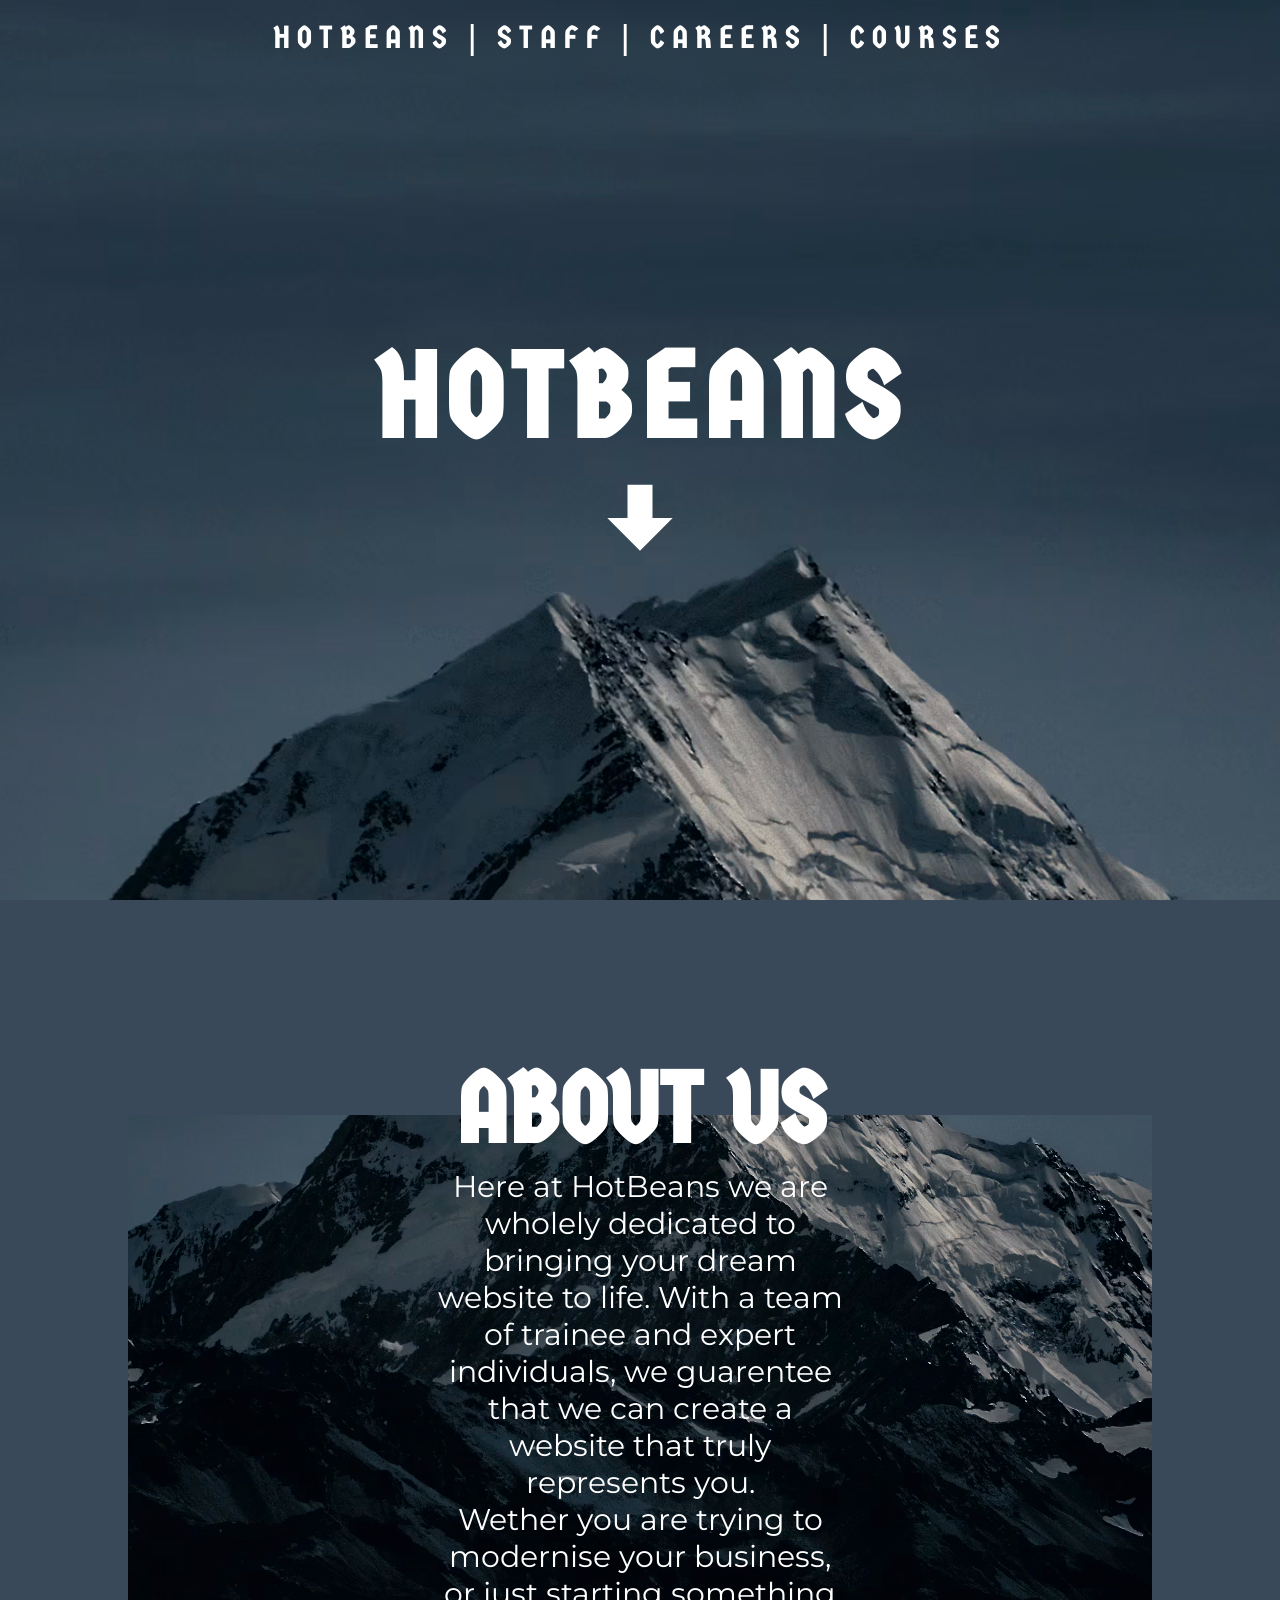
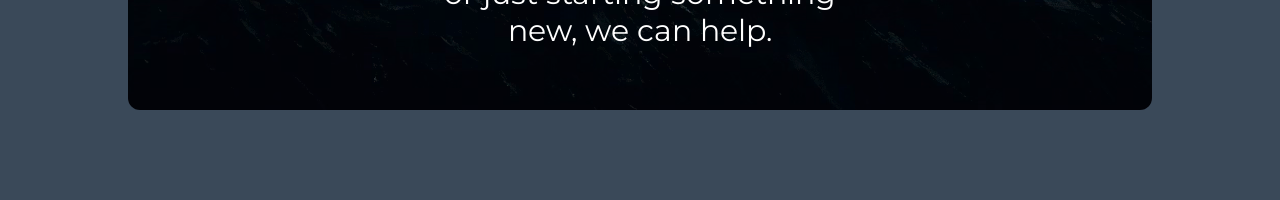
<file: index.html>
<!DOCTYPE html>
<html lang="en">
<head>
    <meta charset="UTF-8">
    <meta name="viewport" content="width=device-width, initial-scale=1.0">
    <title>HotBeans</title>
    <link rel="stylesheet" href="styles.css">
    <link rel="icon" href="img/icons/code-block-tags.svg" type="image/x-icon">
</head>
<body>

    <div id="navbar">
        <ul id="navbarList">
            <li><a class="navbarLinks" href="#titlePage">HOTBEANS</a></li>
            <li>|</li>
            <li><a class="navbarLinks" href="staff.html">STAFF</a></li>
            <li>|</li>
            <li><a class="navbarLinks" href="careers.html">CAREERS</a></li>
            <li>|</li>
            <li><a class="navbarLinks" href="courses.html">COURSES</a></li>
        </ul>
    </div>

    <section id="titlePage">
        <h1 id="title"><a class="navbarLinks" href="#companyProfile">HOTBEANS</a></h1>
        <a href="#companyProfile"><img id="downArrow"src="img/icons/arrow-down-bold(1).svg"></a>
    </section>

    <section id="companyProfile">


        <div id="image">        <div id="descriptionBox">
            <h1 id="descriptionTitle">ABOUT US</h1>
            <p id="descriptionPara">
                Here at HotBeans we are wholely dedicated to bringing your dream website to life.
                With a team of trainee and expert individuals, we guarentee that we can create a website that truly 
                represents you.
                <br>
                Wether you are trying to modernise your business, or just starting something new, we can help.
            </p>
        </div>
    </div>
    </section>


    
</body>
</html>
</file>
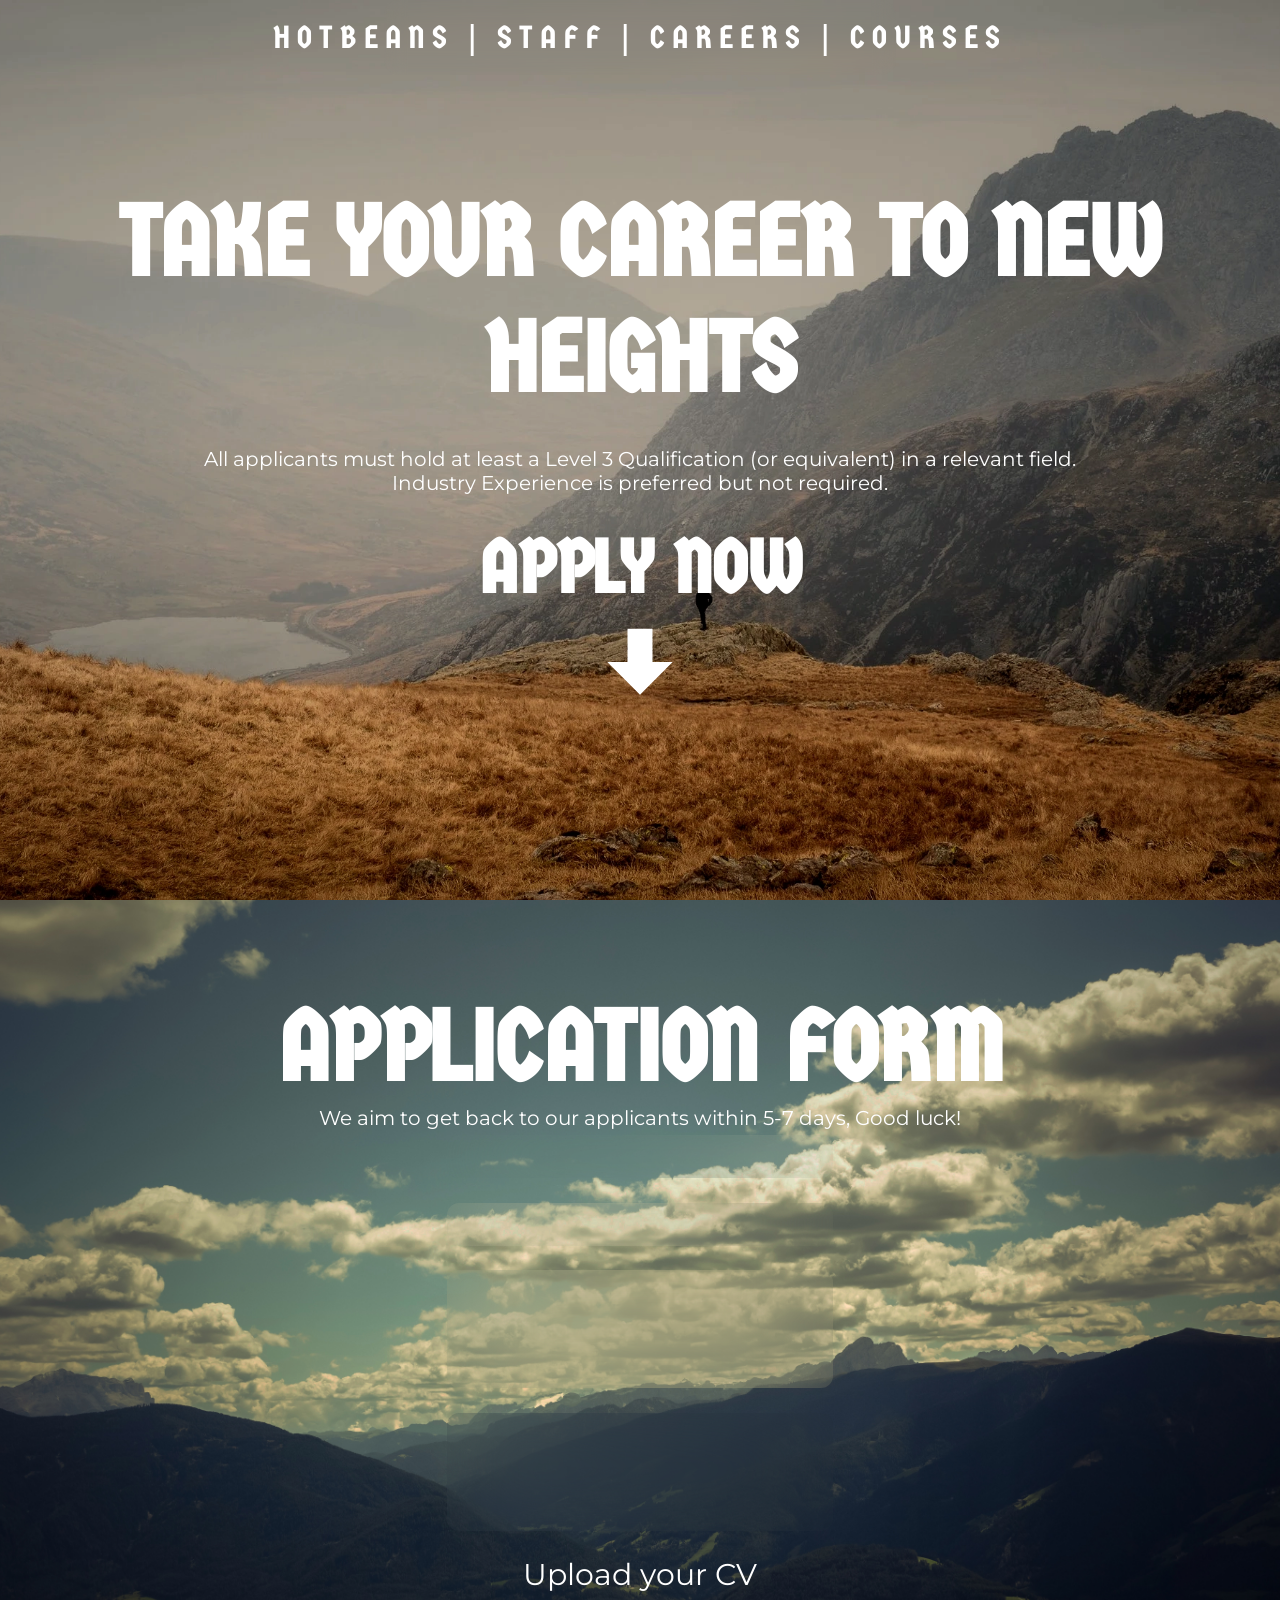
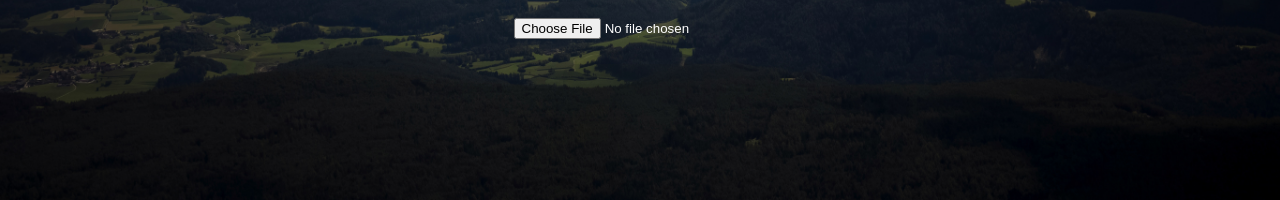
<file: careers.html>
<!DOCTYPE html>
<html lang="en">
<head>
    <meta charset="UTF-8">
    <meta name="viewport" content="width=device-width, initial-scale=1.0">
    <title>Careers</title>
    <link rel="stylesheet" href="styles.css">
    <link rel="icon" href="img/icons/code-block-tags.svg" type="image/x-icon">
</head>
<body>

    <div id="navbar">
        <ul id="navbarList">
            <li><a class="navbarLinks" href="index.html">HOTBEANS</a></li>
            <li>|</li>
            <li><a class="navbarLinks" href="staff.html">STAFF</a></li>
            <li>|</li>
            <li><a class="navbarLinks" href="#careers">CAREERS</a></li>
            <li>|</li>
            <li><a class="navbarLinks" href="courses.html">COURSES</a></li>
        </ul>

    </div>

    <section id="careers">
        <h1 id="careersQuestion">TAKE YOUR CAREER TO NEW HEIGHTS</h1>

        <div id="descBox">
            <p id="careersDesc">All applicants must hold at least a Level 3 
                Qualification (or equivalent) in a relevant field. <br>
                Industry Experience is preferred but not required.
            </p>
        </div>

        <div id="applyNowBox">
            <h1 id="applyButton"><a class="navbarLinks" href="#application">APPLY NOW</a></h1>
            <a href="#application"><img id="downArrow"src="img/icons/arrow-down-bold(1).svg"></a>
        </div>
    </section>

    <section id="application">
        <div id="formContainer">
            <h1 id="applicationTitle">APPLICATION FORM</h1>
            <p id="applicationDisc">We aim to get back to our applicants within 5-7 days, Good luck!</p>
            <form id="applicationForm">
                <input class="formObject" type="name" placeholder="Your name...">
                <input class="formObject" type="email" placeholder="Your email...">
                <textarea class="textAreaCV" id="quesForm" placeholder="Why you want to work for us..."></textarea>
                <textarea class="textAreaCV" id="quesForm" placeholder="Detail a time where you've worked as part of a team..."></textarea>    

                <label for="cvForm" id="labelCV">Upload your CV</label>
                <input type="file" id="cvForm">

                <button type="reset" id="submitButton">Submit</button>

            </form>
        </div>
    </section>
</body>
</html>
</file>
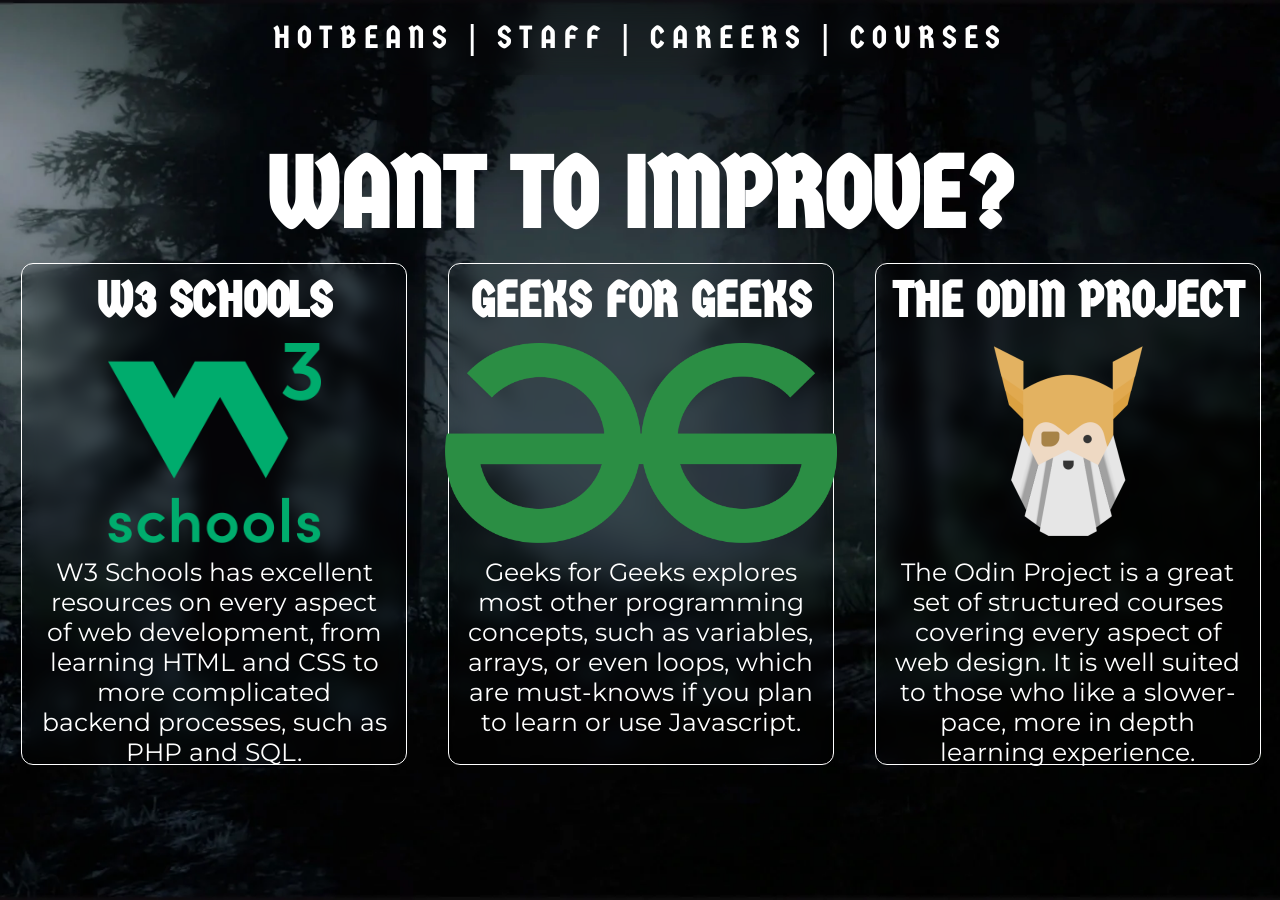
<file: courses.html>
<!DOCTYPE html>
<html lang="en">
<head>
    <meta charset="UTF-8">
    <meta name="viewport" content="width=device-width, initial-scale=1.0">
    <title>Courses</title>
    <link rel="stylesheet" href="styles.css">
    <link rel="icon" href="img/icons/code-block-tags.svg" type="image/x-icon">
</head>
<body>

    <div id="navbar">
        <ul id="navbarList">
            <li><a class="navbarLinks" href="index.html">HOTBEANS</a></li>
            <li>|</li>
            <li><a class="navbarLinks" href="staff.html">STAFF</a></li>
            <li>|</li>
            <li><a class="navbarLinks" href="careers.html">CAREERS</a></li>
            <li>|</li>
            <li><a class="navbarLinks" href="courses.html">COURSES</a></li>
        </ul>

    </div>
    
    <section id="courses">
        <h1 id="coursesTitle">WANT TO IMPROVE?</h1>
        <div id="coursesContainer">

            <a class="courseLink" href="https://www.w3schools.com" target="_blank"> 
            <div class="courseBox" id="w3">
                <h1 class="courseTitles">W3 SCHOOLS</h1>
                <img class="courseLogos" id="w3Logo" src="img/icons/w3-schools-logo.png">
                <div class="textBox">
                    <p class="courseDescriptor">W3 Schools has excellent resources on every aspect of web development,
                    from learning HTML and CSS to more complicated backend processes, such as PHP and SQL.
                    </p>
                </div>
            </div>
            </a>

            <a class="courseLink" href="https://www.geeksforgeeks.org/" target="_blank">
            <div class="courseBox" id="geeksForGeeks">
                <h1 class="courseTitles">GEEKS FOR GEEKS</h1>
                <img class="courseLogos" id="geeksForGeeksLogo" src="img/icons/geeks-for-geeks-logo.png">
                <div class="textBox">
                    <p class="courseDescriptor">Geeks for Geeks explores most other programming concepts, such as variables,
                    arrays, or even loops, which are must-knows if you plan to learn or use Javascript.
                    </p>
                </div>
                
            </div>
            </a>

            <a class="courseLink" href="https://www.theodinproject.com/" target="_blank">
            <div class="courseBox" id="theOdinProject">
                <h1 class="courseTitles">THE ODIN PROJECT</h1>
                <img class="courseLogos" id="theOdinProjectLogo" src="img/icons/odin-project-only-head.png">
                <div class="textBox">
                    <p class="courseDescriptor">The Odin Project is a great set of structured courses covering 
                        every aspect of web design. It is well suited to those who like a slower-pace, more in depth
                        learning experience.
                    </p>
                </div>
            </div>
            </a>

        </div>
    </section>
    
</body>
</html>
</file>
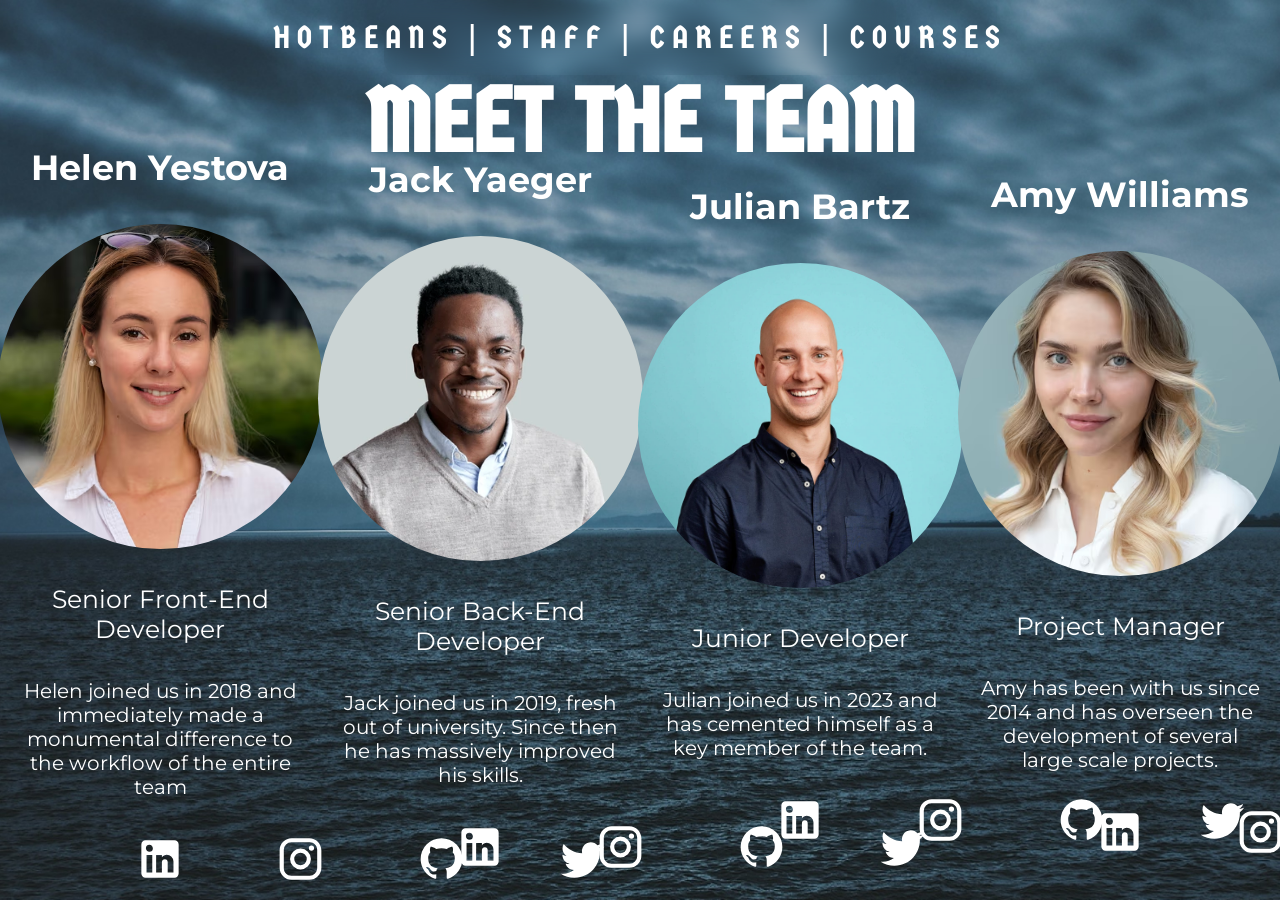
<file: staff.html>
<!DOCTYPE html>
<html lang="en">
<head>
    <meta charset="UTF-8">
    <meta name="viewport" content="width=device-width, initial-scale=1.0">
    <title>Staff</title>
    <link rel="stylesheet" href="styles.css">
    <link rel="icon" href="img/icons/code-block-tags.svg" type="image/x-icon">
</head>
<body>

    <div id="navbar">
        <ul id="navbarList">
            <li><a class="navbarLinks" href="index.html">HOTBEANS</a></li>
            <li>|</li>
            <li><a class="navbarLinks" href="#staff">STAFF</a></li>
            <li>|</li>
            <li><a class="navbarLinks" href="careers.html">CAREERS</a></li>
            <li>|</li>
            <li><a class="navbarLinks" href="courses.html">COURSES</a></li>
        </ul>

    </div>
    
    <section id="staff">
        <h1 id="staffTitle">MEET THE TEAM</h1>
        <div id="staffContainer">
            <div class="subStaffContainer">
                <h1 class="staffCircleTitle">Helen Yestova</h1>
                <div class="staffCircle" id="helenY"></div>
                <p class="staffPosi">Senior Front-End Developer</p>
                    <p class="staffDesc">Helen joined us in 2018 and immediately made a monumental 
                        difference to the workflow of the entire team
                    </p>
                <div class="staffIconContainer">
                    <img class="staffIcons" src="img/icons/linkedin.svg">
                    <img class="staffIcons" src="img/icons/instagram.svg">
                    <img class="staffIcons" src="img/icons/github.svg">
                    <img class="staffIcons" src="img/icons/twitter.svg"> 
                </div>
            </div>

            <div class="subStaffContainer">
                <h1 class="staffCircleTitle">Jack Yaeger</h1>
                <div class="staffCircle"id="jackYaeger"></div>
                <p class="staffPosi">Senior Back-End Developer</p>
                    <p class="staffDesc">Jack joined us in 2019, fresh out of university. Since then 
                        he has massively improved his skills.
                    </p>            
                <div class="staffIconContainer">
                    <img class="staffIcons" src="img/icons/linkedin.svg">
                    <img class="staffIcons" src="img/icons/instagram.svg">
                    <img class="staffIcons" src="img/icons/github.svg">
                    <img class="staffIcons" src="img/icons/twitter.svg"> 
                </div>
            </div>

            <div class="subStaffContainer">
                <h1 class="staffCircleTitle">Julian Bartz</h1>
                <div class="staffCircle" id="julianBartz"></div>
                <p class="staffPosi">Junior Developer</p>
                <p class="staffDesc">Julian joined us in 2023 and has cemented himself as a key 
                    member of the team. 
                </p>
                <div class="staffIconContainer">
                    <img class="staffIcons" src="img/icons/linkedin.svg">
                    <img class="staffIcons" src="img/icons/instagram.svg">
                    <img class="staffIcons" src="img/icons/github.svg">
                    <img class="staffIcons" src="img/icons/twitter.svg"> 
                </div>
            </div>


            <div class="subStaffContainer">
                <h1 class="staffCircleTitle">Amy Williams</h1>
                <div class="staffCircle" id="amyWilliams"></div>
                <p class="staffPosi">Project Manager</p>
                <p class="staffDesc">Amy has been with us since 2014 and has overseen the 
                    development of several large scale projects.
                </p>
                <div class="staffIconContainer">
                    <img class="staffIcons" src="img/icons/linkedin.svg">
                    <img class="staffIcons" src="img/icons/instagram.svg">
                    <img class="staffIcons" src="img/icons/github.svg">
                    <img class="staffIcons" src="img/icons/twitter.svg"> 
                </div>
            </div>
        </div>
    </section>

</body>
</html>
</file>
<file: styles.css>
* {
    margin: 0px;
    padding: 0px;
}

@font-face {
    font-family: Skranji;
    src: url("fonts/Skranji/Skranji-Regular.ttf");
}

@font-face {
    font-family: Germania;
    src: url("fonts/Germania/GermaniaOne-Regular.ttf");
}

@font-face {
    font-family: Monsterrat;
    src: url("fonts/Monsterrat/Montserrat-VariableFont_wght.ttf");
}

:root {
    --title-font: Germania;
    --body-font: Monsterrat;
    --silly-font: Skranji;

    --hover-color: lightskyblue;
}

html {
    scroll-behavior: smooth;
}

/*Navigation bar stylings*/
body {
    display: flex;
    
    align-items: center;
    flex-direction: column;
}

#navbar {
    display: flex;
    justify-content: center;
    align-items: center;

    width: 40%;
    height: 75px;
    position: fixed;
    
    border-radius: 15px;

    backdrop-filter: blur(10px);

}

#navbarList {
    display: flex;
    gap: 15px;

    font-family: var(--title-font);
    letter-spacing: 7px;
    font-size: 2rem;
    color: white;

    list-style-type: none;
}

.navbarLinks:link,.navbarLinks:visited {
    text-decoration: none;
    color: white;
}

.navbarLinks:hover {
    color:var(--hover-color);
}

/*Homepage Stylings*/
#titlePage {
    display: flex;
    flex-direction: column;
    justify-content: center;
    align-items: center;

    height: 100vh;
    width: 100%;

    background-image: url("img/bg/dark_mountain_top3.avif");
    background-repeat: no-repeat;
    background-position: top;
    background-size: cover;
}

#title {
    text-align: center;

    font-family: var(--title-font);
    color: white;

    letter-spacing: 8px;
    font-size: 120px;
    
}

#downArrow {
    height: 100px;
    
    filter: invert(100%);
}

#downArrow:hover {
    filter: brightness(0) saturate(100%);
    filter: invert(64%) sepia(74%) saturate(228%) hue-rotate(162deg) brightness(104%) contrast(96%);
}

/*Media stylings for mobile, homepage and navbar only*/
@media screen and (max-width: 950px){
    #navbar {
        width: 100%;
        height: 45px;

        border-radius: 0px;
    }

    #navbarList {
        letter-spacing: 3px;
        font-size: 0.75rem;
    }

    #title {
        font-size: 75px;
    }
}

/*Homepage > Company Profile stylings*/
#companyProfile {
    display: flex;
    justify-content: center;
    align-items: center;

    gap: 10%;

    height: 100vh;
    width: 100%;

    background: #3a4959;
    
}

#descriptionBox {
    display: flex;
    flex-direction: column;
    
    justify-content: center;
    align-items: center;
    
    height: 80%;
    width: 40%;

    border-radius: 15px;
}

#descriptionTitle {
    font-size: 100px;
    font-family: var(--title-font);
    color: white;
}

#descriptionPara {
    font-size: 30px;
    color: white;

    font-family: var(--body-font);
    text-align: center;
}

#image {
    display: flex;
    justify-content: center;
    align-items: center;

    height: 80%;
    width: 80%;

    border-radius: 12px;

    background-image: url("img/bg/dark_mountain_bottom3.avif");
    background-repeat: no-repeat;
    background-position: bottom;
    background-size: 150%;
}

/*Media stylings for mobile, about us page only*/
@media screen and (max-width: 950px) {
    #image {
        width: 95%;
        height: 98%;
    }

    #descriptionBox {
        width: 85%;
        gap: 25px;
    }

    #descriptionTitle {
        font-size: 60px;
    }

    #descriptionPara {
        font-size: 25px;
    }

}

/*Staff page stylings*/
#staff {
    display: flex;
    flex-direction: column;
    justify-content: center;
    align-items: center;

    height: 100vh;
    width: 100%;

    background-image: url("img/bg/dark-ocean.jpg");
    background-repeat: no-repeat;
    background-position: center;
    background-size: cover;
}

#staffTitle {
    font-size: 90px;
    font-family: var(--title-font);
    color: white;
    padding-bottom: 25px;
}

#staffContainer {
    display: flex;
    justify-content: space-around;
    align-items: center;

    width: 100%;
    height: 70%;
}

.subStaffContainer {
    display: flex;
    flex-direction: column;

    justify-content: center;
    align-items: center;

    gap: 35px;

    height: 100%;
    width: 22%;
}

.staffCircleTitle {
    font-size: 35px;
    font-family: var(--body-font);
    color: white;
}

.staffCircle {
    min-height: 325px;
    min-width: 325px;

    border-radius: 165px;
}

.staffPosi {
    font-size: 25px;
    color: white;

    font-family: var(--body-font);
    text-align: center;
}

.staffDesc {
    font-size: 20px;
    color: white;

    font-family: var(--body-font);
    text-align: center;
}

.staffIconContainer {
    display: flex;
    justify-content: space-around;

    height: 50px;
    width: 50%;
}

#helenY, #jackYaeger, #julianBartz, #amyWilliams {
    background-repeat: no-repeat;
    background-position: center;
    background-size: cover;
}

#helenY {
    background-image: url("img/staff/helenY.avif");
}

#jackYaeger {
    background-image: url("img/staff/jackYaeger.webp");
}

#julianBartz {
    background-image: url("img/staff/julianBa.jpg");
}

#amyWilliams {
    background-image: url("img/staff/amyW.avif");
}

.staffIcons {
    filter: invert(100%);
}

.staffIcons:hover {
    filter: brightness(0) saturate(100%);
    filter: invert(64%) sepia(74%) saturate(228%) hue-rotate(162deg) brightness(104%) contrast(96%);
}

/*media stylings for staff page*/
@media screen and (max-width: 950px) {
    #staff {
        height: 335vh;

        align-items: center;
        justify-content: flex-start;
        gap: 30px;

        background-image: url("img/bg/long-mobile-background.jpg");
        background-color: #86aec4;
    }

    #staffTitle {
        margin-top: 50px;
        font-size: 40px;
    }

    #staffContainer {
        flex-direction: column;
    }

    .subStaffContainer {
        height: auto;
        width: 100%;
        margin-top: 35px;
        margin-bottom: 30px;
    }

    .staffCircle {
        height: 280px;
        width: 280px;

        border-radius: 140px;
    }
}

/*Stylings for careers page*/
#careers {
    display: flex;
    flex-direction: column;
    justify-content: center;
    align-items: center;

    gap:30px;

    height: 100vh;
    width: 100%;

    background-image: url("img/bg/mountain-man-darker.webp");
    background-repeat: no-repeat;
    background-position: center;
    background-size: cover;
}

#careersQuestion {
    font-size: 100px;
    font-family: var(--title-font);

    text-align: center;
    color: white;
}

#descBox {
    display: flex;

    justify-content: space-around;
    align-items: center;

    flex-direction: column;
}

#careersDesc {
    font-size: 20px;
    color: white;

    font-family: var(--body-font);
    text-align: center;
}

#applyNowBox {
    display: flex;

    justify-content: center;
    align-items: center;

    flex-direction: column;
}

#applyButton {
    font-size: 75px;
    font-family: var(--title-font);
    color: white; 
}

#applyButton:hover {
    color: var(--hover-color);
}
/*media stylings for careers homepage*/
@media screen and (max-width: 950px) {
    #careersQuestion {
        font-size: 60px;
    }
}

/*Careers > application form styling*/
#application {
    display: flex;
    flex-direction: column;
    justify-content: center;
    align-items: center;

    height: 100vh;
    width: 100%;

    background-image: url("img/bg/dark-mountain-grass-valley-darker.jpg");
    background-repeat: no-repeat;
    background-position: center;
    background-size: cover;
}

#formContainer {
    display: flex;

    flex-direction: column;
    justify-content: center;

    align-items: center;
    height: 80%;
    width: 60%;

}

#applicationForm {
    display: flex;
    flex-direction: column;

    justify-content: center;
    align-items: center;

    gap:25px;

    height: 100%;
    width: 100%;
    
    font-family: var(--body-font);
}
#applicationTitle {
    font-size: 100px;
    font-family: var(--title-font);
    color: white;
}

#applicationDisc {
    font-size: 20px;
    color: white;

    font-family: var(--body-font);
    text-align: center;
}

.formObject {
    height: 7%;
    width: 50%;

    text-align: center;
    font-size: 30px;
    color: white;
    font-family: var(--body-font);

    background-color: transparent;
    backdrop-filter: blur(50px);

    border-radius: 12px;
    border-style: none;
    border: thin white solid;
}

.textAreaCV {
    height: 20%;
    width: 50%;
    resize: none;

    background-color: transparent;
    backdrop-filter: blur(50px);

    text-align: center;
    color: white;
    font-size: 30px;
    font-family: var(--body-font);

    border-radius: 12px;
    border-style: none;
    border: thin white solid;
}

#labelCV {
    color: white;
    font-size: 30px;
    font-family: var(--body-font);
}

#cvForm {
    text-align: center;
    color: white;
}

#submitButton {
    height: 7%;
    width: 20%;

    text-align: center;
    font-size: 30px;
    color: white;
    font-family: var(--body-font);

    background-color: transparent;
    backdrop-filter: blur(50px);

    border-radius: 12px;
    border-style: none;
    border: thin white solid;
}

#submitButton:hover {
    background-color: var(--hover-color);
}
/*Application form media stylings*/
@media screen and (max-width: 950px){
    #formContainer {
        height: 95%;
        width: 100%;
    }

    #applicationForm {
        gap: 10px;
    }

    #applicationTitle {
        font-size: 60px;
        text-align: center;
        margin-top: 30px;
    }

    .formObject {
        width: 95%;
        font-size: 20px;
    }

    .textAreaCV {
        width: 95%;
        font-size: 20px;
    }

    #submitButton {
        height: 10%;
        width: 40%;
    }
}

/*stylings for courses page*/
#courses {
    display: flex;
    flex-direction: column;

    justify-content: center;
    align-items: center;

    min-height: 100vh;
    width: 100%;
    gap: 10px;

    background-image: url("img/bg/red-dead-trees.webp");
    background-size: cover;
    background-position: center;
    background-repeat: no-repeat;
}

#coursesTitle {
    font-size: 100px;
    font-family: var(--title-font);
    color: white;
    text-align: center;
}

#coursesContainer {
    display: flex;

    flex-wrap: wrap;
    justify-content: space-around;

    align-items: center;

    height: 500px;
}

.courseBox {
    display: flex;

    justify-content: space-around;
    align-items: center;

    flex-direction: column;

    height: 100%;
    width: 100%;

    border: thin white solid;
    backdrop-filter: blur(8px);
    border-radius: 12px;
}

.courseBox:hover {
    background-color: var(--hover-color);
    filter: drop-shadow(0 0 0.2rem var(--hover-color));
}

.courseTitles {
    font-size: 50px;
    font-family: var(--title-font);
    color: white;
}

.courseLogos {
    max-height: 200px;
}

.textBox {
    height: 40%;
    width: 90%;
}

.courseDescriptor {
    text-align: center;
    font-size: 25px;
    color: white;
    font-family: var(--body-font);
}

.courseLink {
    height: 100%;
    width: 30%;

}

.courseLink:link, .courseLink:visited, .courseLink:hover, .courseLink:active {
    text-decoration: none;
}

/*Courses Media Stylings*/
@media screen and (max-width: 950px){
    #coursesContainer {
        flex-direction: column;
    }
    .courseLink {
        width: 80%;
    }
    .courseBox {
        text-align: center;
        
    }
    .courseDescriptor {
        font-size: 11px;
    }
    .courseTitles {
        font-size: 25px;
    }
    .courseLogos {
        max-width: 100px;
    }
}

/*Placeholder stuff*/

#placeholderText {
    font-family: var(--silly-font);
    font-size: 150px;
    text-align: center;
    color: black;
}
</file>
